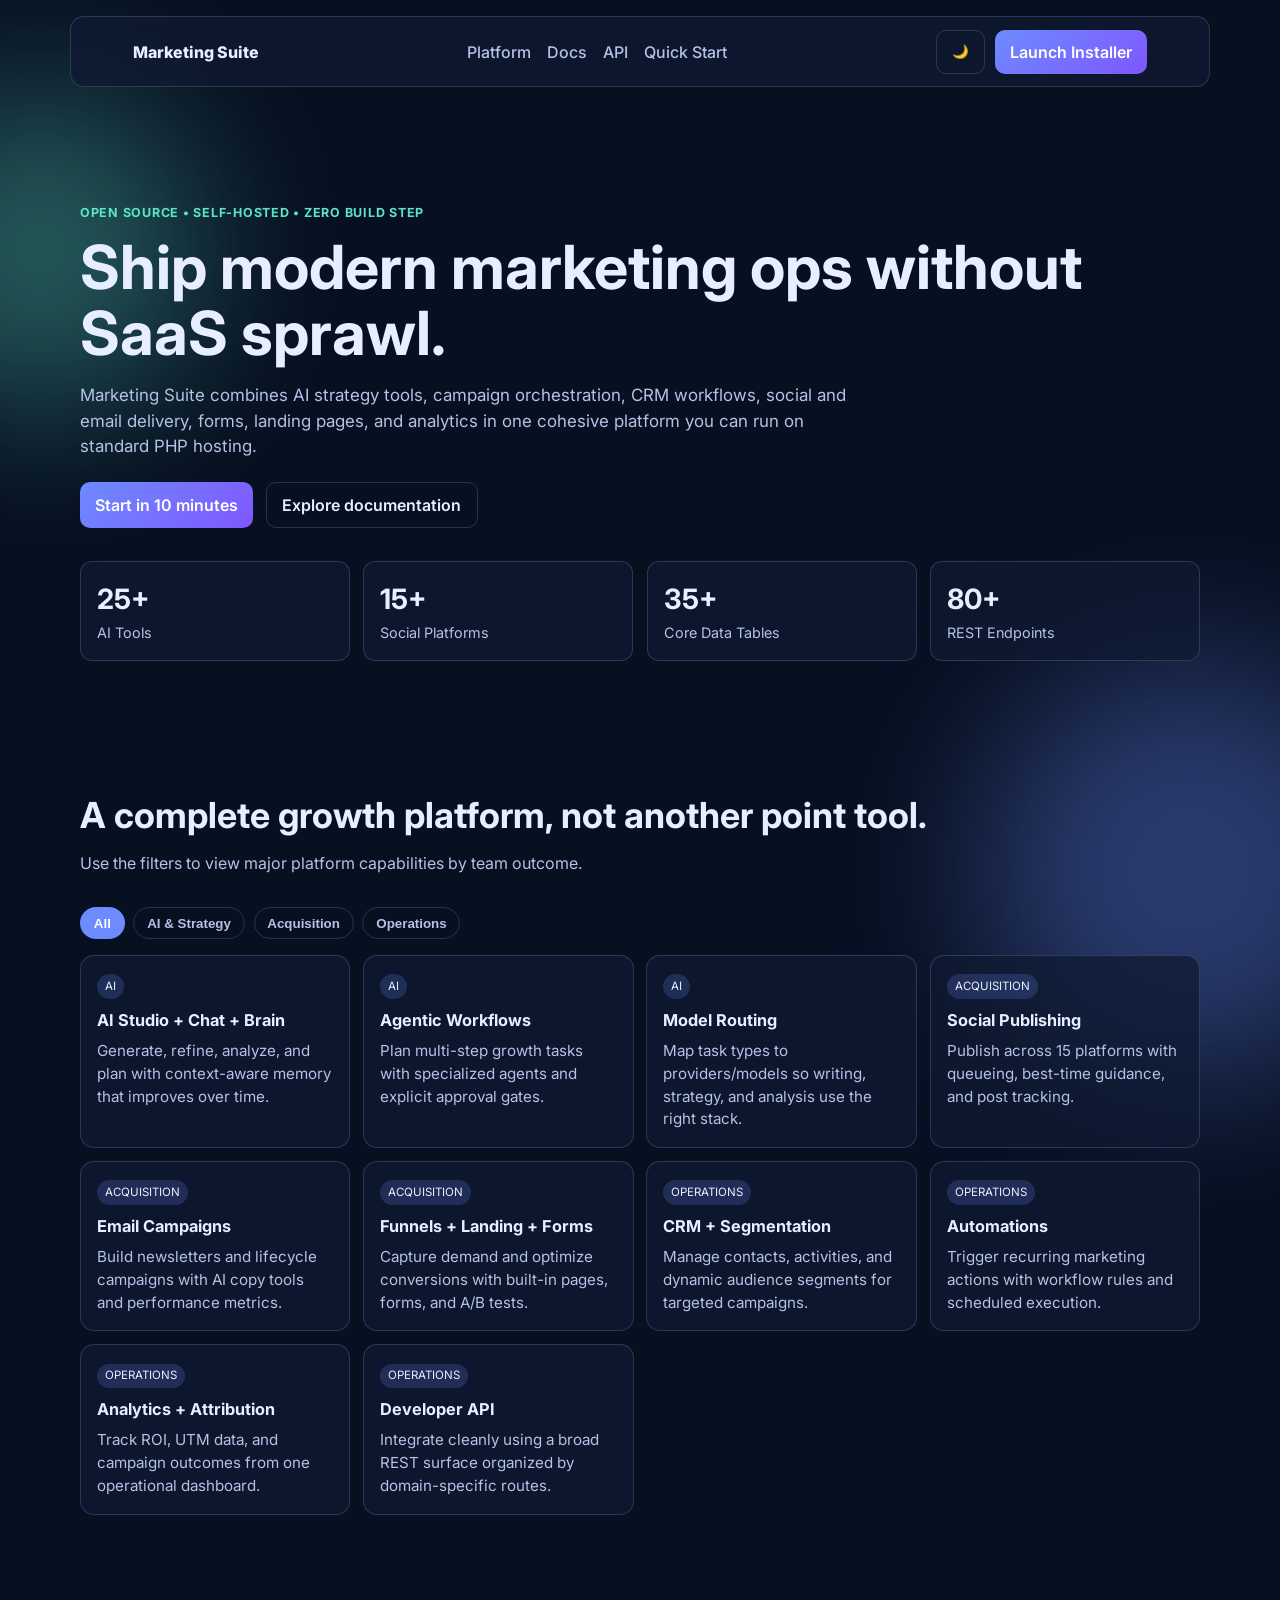
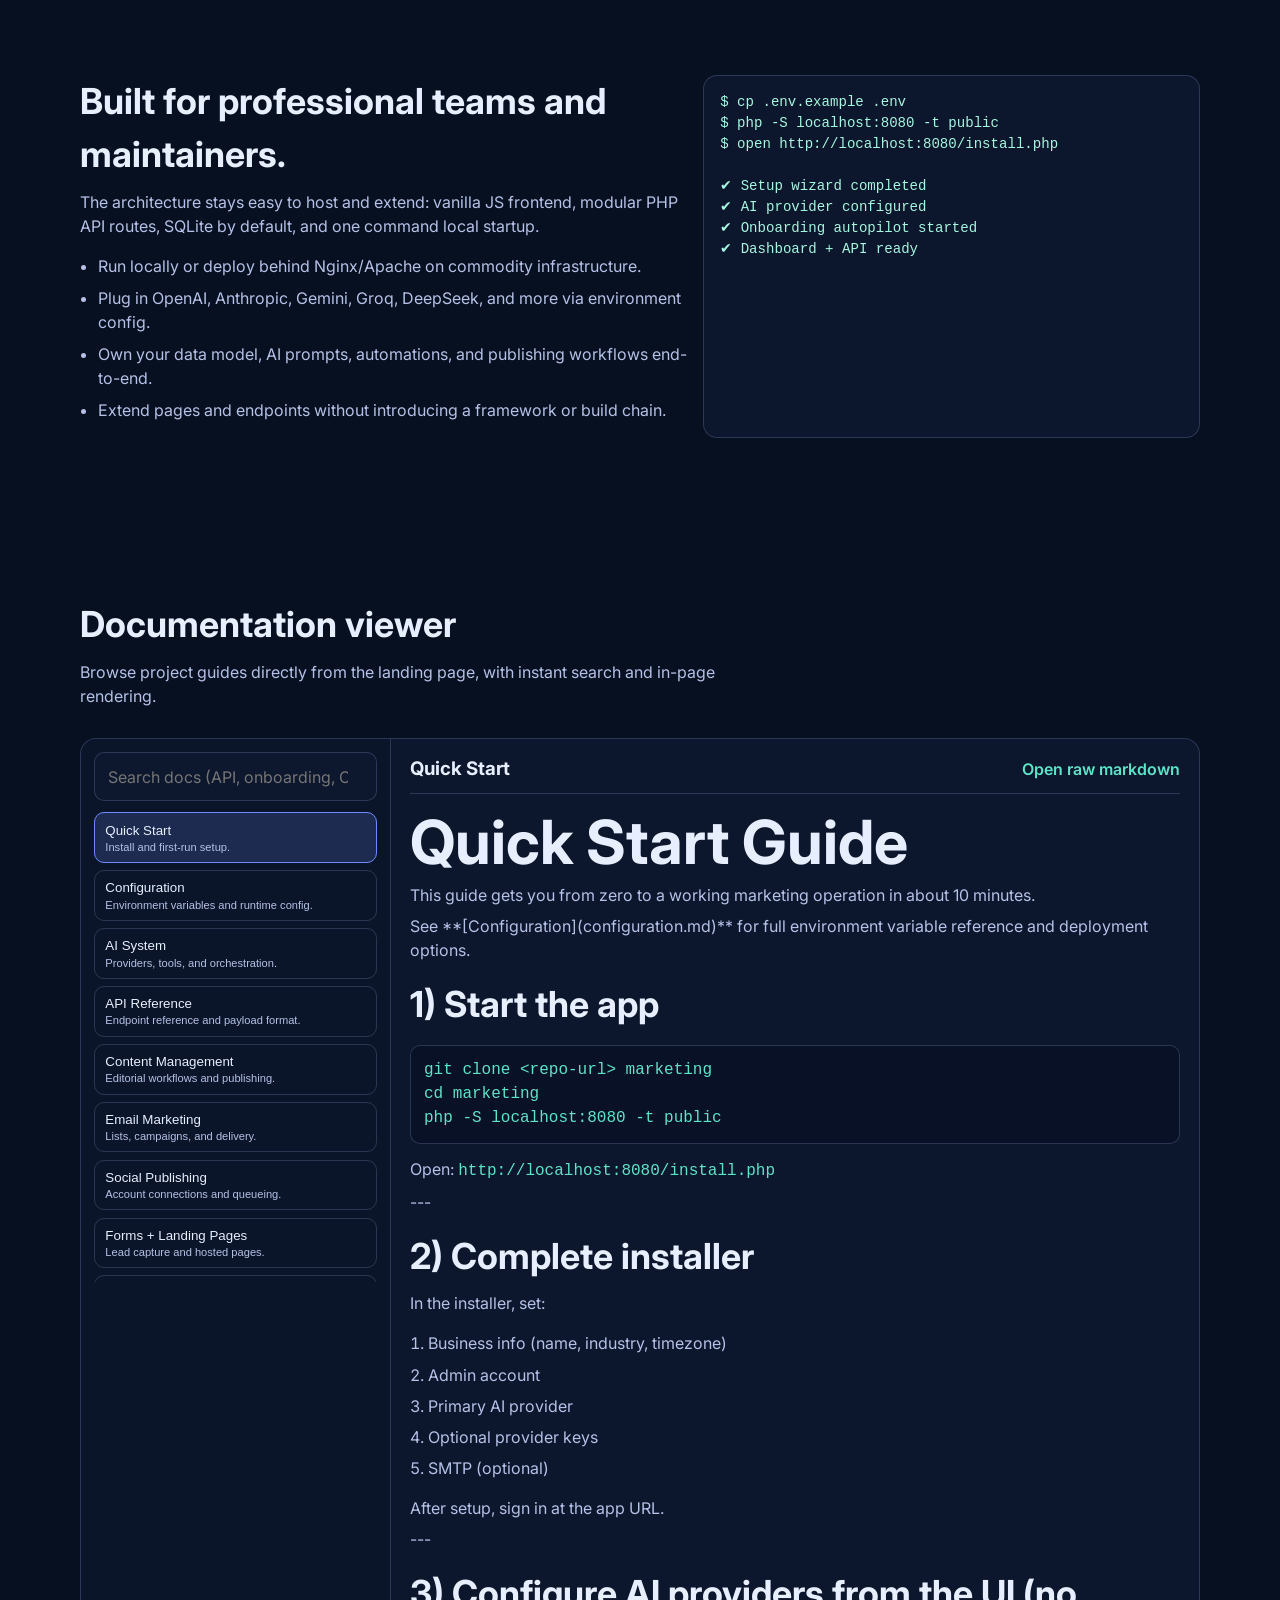
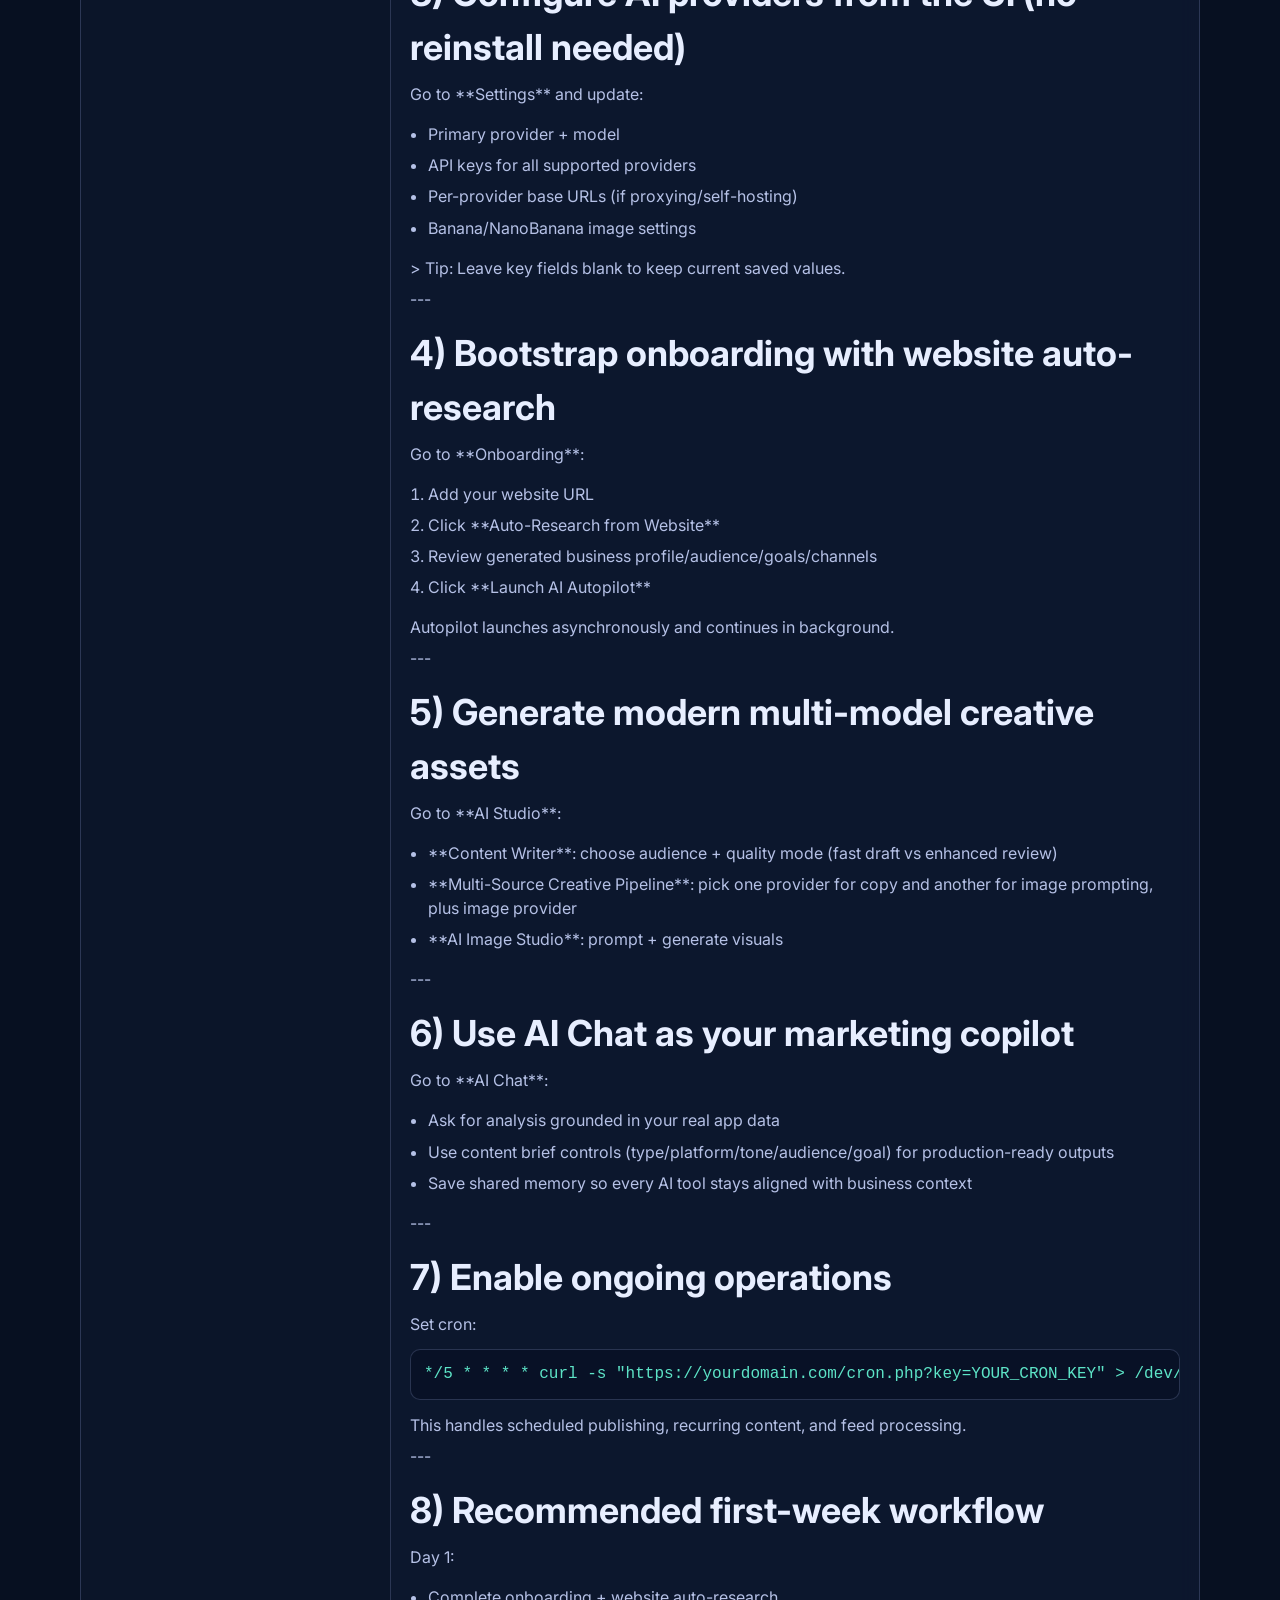
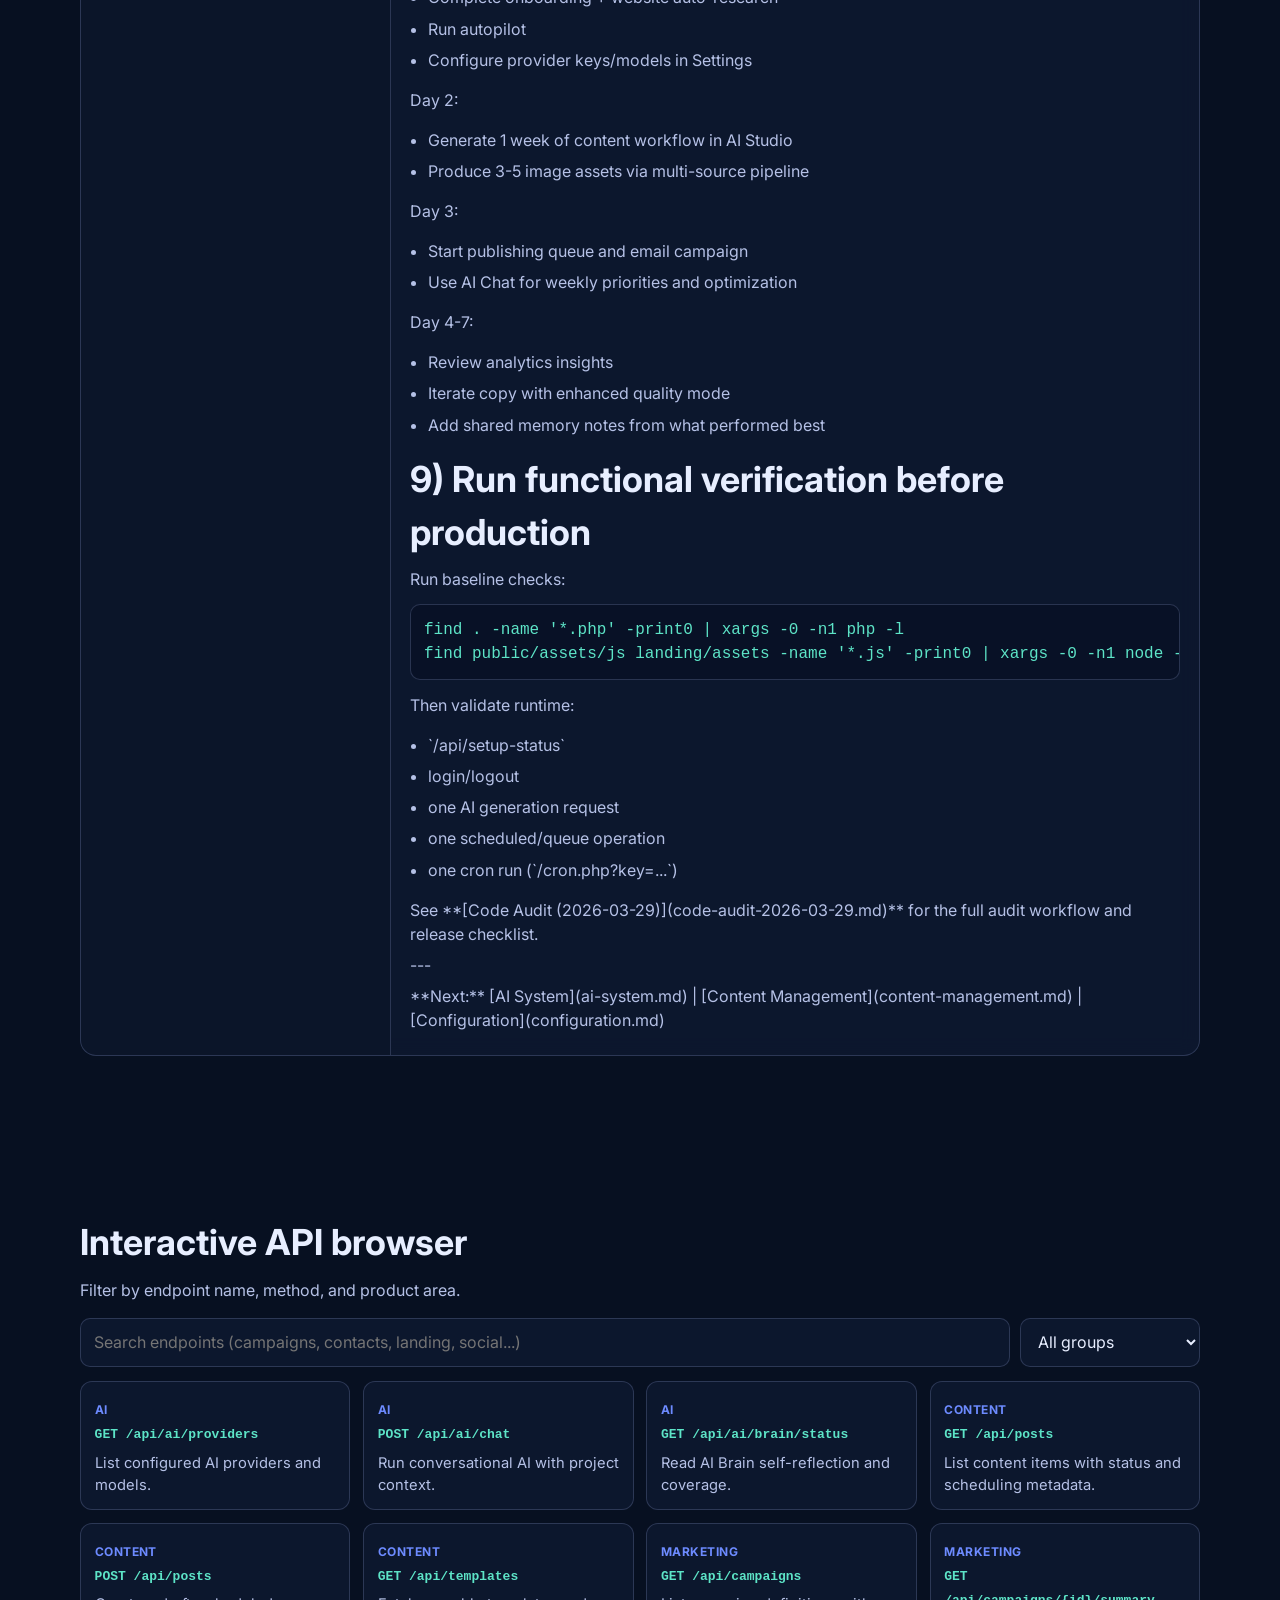
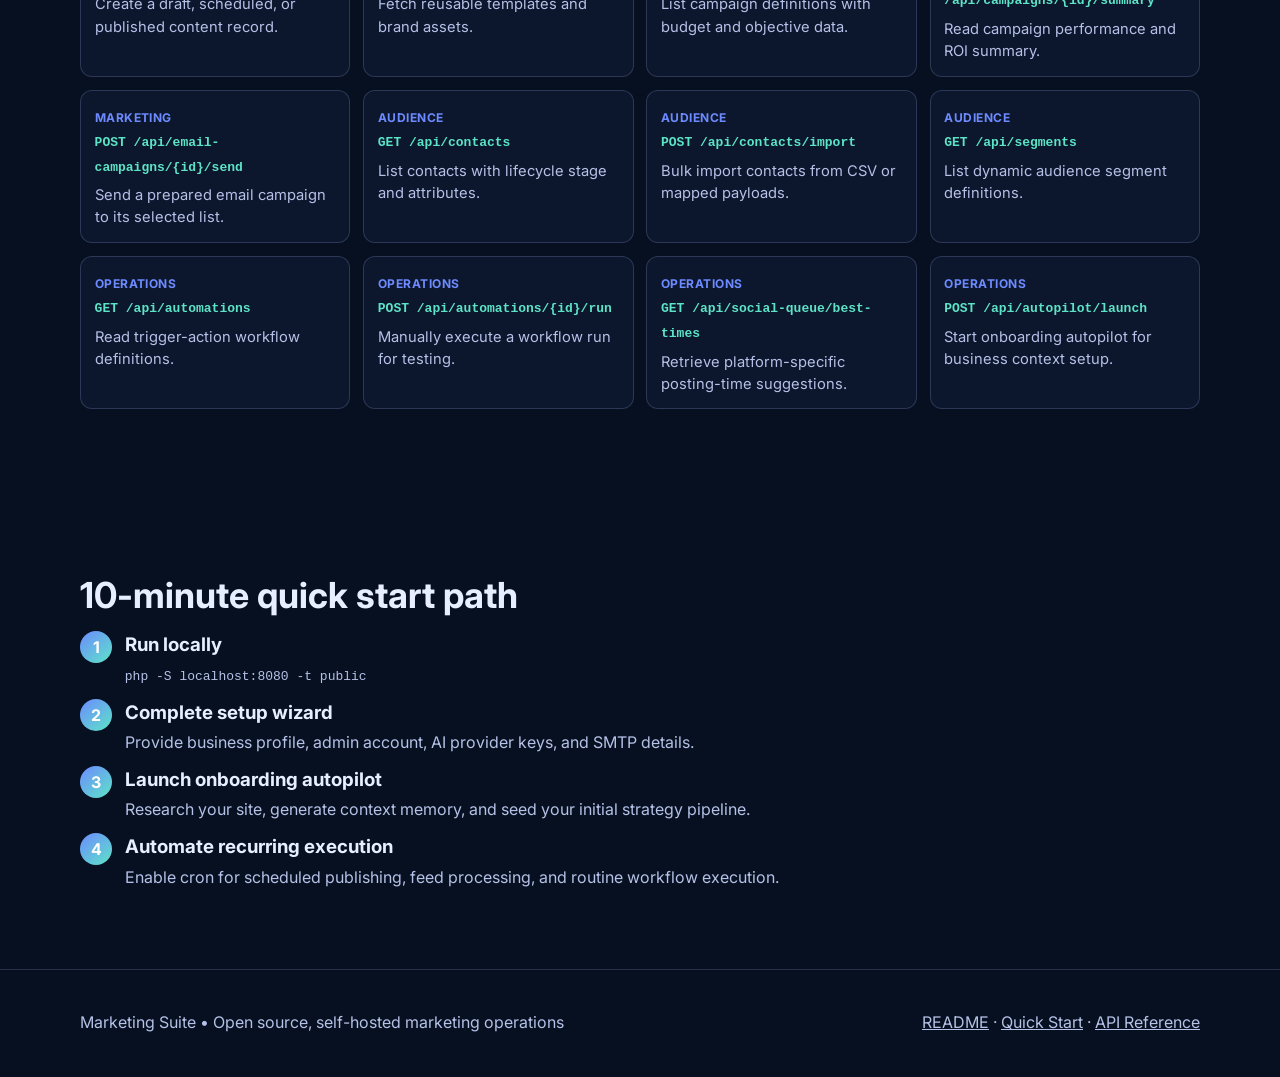
<file: landing/index.html>
<!doctype html>
<html lang="en">
<head>
  <meta charset="UTF-8" />
  <meta name="viewport" content="width=device-width, initial-scale=1.0" />
  <meta name="description" content="Marketing Suite is an all-in-one self-hosted marketing operations platform with AI Studio, CRM, email, social publishing, automations, funnels, analytics, and a full REST API." />
  <title>Marketing Suite — Open Source AI Marketing Platform</title>
  <link rel="preconnect" href="https://fonts.googleapis.com">
  <link rel="preconnect" href="https://fonts.gstatic.com" crossorigin>
  <link href="https://fonts.googleapis.com/css2?family=Inter:wght@400;500;600;700;800&display=swap" rel="stylesheet">
  <link rel="stylesheet" href="assets/styles.css" />
</head>
<body>
  <div class="bg-orb orb-1"></div>
  <div class="bg-orb orb-2"></div>

  <header class="site-header glass">
    <div class="container nav-wrap">
      <a class="brand" href="#">Marketing Suite</a>
      <nav class="nav" id="nav">
        <a href="#platform">Platform</a>
        <a href="#docs">Docs</a>
        <a href="#api">API</a>
        <a href="#quickstart">Quick Start</a>
      </nav>
      <div class="nav-actions">
        <button id="themeToggle" class="btn btn-ghost" aria-label="Toggle theme">🌙</button>
        <a class="btn btn-primary" href="../public/install.php">Launch Installer</a>
      </div>
    </div>
  </header>

  <main>
    <section class="hero container reveal">
      <p class="kicker">Open source • self-hosted • zero build step</p>
      <h1>Ship modern marketing ops without SaaS sprawl.</h1>
      <p class="hero-copy">Marketing Suite combines AI strategy tools, campaign orchestration, CRM workflows, social and email delivery, forms, landing pages, and analytics in one cohesive platform you can run on standard PHP hosting.</p>
      <div class="hero-cta">
        <a class="btn btn-primary" href="#quickstart">Start in 10 minutes</a>
        <a class="btn btn-ghost" href="#docs">Explore documentation</a>
      </div>
      <div class="hero-metrics">
        <article><strong data-counter="25">0</strong><span>AI Tools</span></article>
        <article><strong data-counter="15">0</strong><span>Social Platforms</span></article>
        <article><strong data-counter="35">0</strong><span>Core Data Tables</span></article>
        <article><strong data-counter="80">0</strong><span>REST Endpoints</span></article>
      </div>
    </section>

    <section id="platform" class="section container reveal">
      <div class="section-head">
        <div>
          <h2>A complete growth platform, not another point tool.</h2>
          <p class="section-copy">Use the filters to view major platform capabilities by team outcome.</p>
        </div>
        <div class="chip-row" id="featureFilters">
          <button class="chip active" data-filter="all">All</button>
          <button class="chip" data-filter="ai">AI & Strategy</button>
          <button class="chip" data-filter="acquisition">Acquisition</button>
          <button class="chip" data-filter="operations">Operations</button>
        </div>
      </div>
      <div class="grid cards" id="featureGrid"></div>
    </section>

    <section class="section container reveal split">
      <div>
        <h2>Built for professional teams and maintainers.</h2>
        <p class="section-copy">The architecture stays easy to host and extend: vanilla JS frontend, modular PHP API routes, SQLite by default, and one command local startup.</p>
        <ul class="checklist">
          <li>Run locally or deploy behind Nginx/Apache on commodity infrastructure.</li>
          <li>Plug in OpenAI, Anthropic, Gemini, Groq, DeepSeek, and more via environment config.</li>
          <li>Own your data model, AI prompts, automations, and publishing workflows end-to-end.</li>
          <li>Extend pages and endpoints without introducing a framework or build chain.</li>
        </ul>
      </div>
      <div class="terminal glass">
<pre><code>$ cp .env.example .env
$ php -S localhost:8080 -t public
$ open http://localhost:8080/install.php

✔ Setup wizard completed
✔ AI provider configured
✔ Onboarding autopilot started
✔ Dashboard + API ready
</code></pre>
      </div>
    </section>

    <section id="docs" class="section container reveal">
      <div class="section-head">
        <div>
          <h2>Documentation viewer</h2>
          <p class="section-copy">Browse project guides directly from the landing page, with instant search and in-page rendering.</p>
        </div>
      </div>
      <div class="docs-layout glass">
        <aside class="docs-sidebar">
          <input id="docsSearch" type="search" placeholder="Search docs (API, onboarding, CRM...)" />
          <nav id="docsList" class="docs-list"></nav>
        </aside>
        <article class="docs-viewer">
          <header class="docs-viewer-head">
            <h3 id="docTitle">Select a document</h3>
            <a id="docOpenLink" href="#" target="_blank" rel="noopener">Open raw markdown</a>
          </header>
          <div id="docContent" class="doc-content">
            <p class="doc-placeholder">Choose a guide on the left to preview documentation.</p>
          </div>
        </article>
      </div>
    </section>

    <section id="api" class="section container reveal">
      <div class="section-head">
        <div>
          <h2>Interactive API browser</h2>
          <p class="section-copy">Filter by endpoint name, method, and product area.</p>
        </div>
      </div>
      <div class="api-toolbar">
        <input id="apiSearch" type="search" placeholder="Search endpoints (campaigns, contacts, landing, social...)" />
        <select id="apiGroup">
          <option value="all">All groups</option>
          <option value="ai">AI</option>
          <option value="content">Content</option>
          <option value="marketing">Marketing</option>
          <option value="audience">Audience</option>
          <option value="operations">Operations</option>
        </select>
      </div>
      <div id="apiResults" class="api-results"></div>
    </section>

    <section id="quickstart" class="section container reveal">
      <h2>10-minute quick start path</h2>
      <ol class="timeline">
        <li><span>1</span><div><h3>Run locally</h3><p><code>php -S localhost:8080 -t public</code></p></div></li>
        <li><span>2</span><div><h3>Complete setup wizard</h3><p>Provide business profile, admin account, AI provider keys, and SMTP details.</p></div></li>
        <li><span>3</span><div><h3>Launch onboarding autopilot</h3><p>Research your site, generate context memory, and seed your initial strategy pipeline.</p></div></li>
        <li><span>4</span><div><h3>Automate recurring execution</h3><p>Enable cron for scheduled publishing, feed processing, and routine workflow execution.</p></div></li>
      </ol>
    </section>
  </main>

  <footer class="site-footer">
    <div class="container footer-wrap">
      <p>Marketing Suite • Open source, self-hosted marketing operations</p>
      <p><a href="../README.md">README</a> · <a href="../docs/quick-start.md">Quick Start</a> · <a href="../docs/api-reference.md">API Reference</a></p>
    </div>
  </footer>

  <script src="assets/app.js"></script>
</body>
</html>
</file>
<file: landing/assets/styles.css>
:root {
  --bg: #071021;
  --bg-soft: #0f1a32;
  --text: #e7eeff;
  --muted: #b5c1e6;
  --card: rgba(15, 26, 50, 0.75);
  --line: rgba(156, 175, 226, 0.22);
  --accent: #6d8bff;
  --accent-2: #5de4c7;
  --danger: #f97393;
}

:root.light {
  --bg: #f7f9ff;
  --bg-soft: #ffffff;
  --text: #0f1a32;
  --muted: #526289;
  --card: rgba(255, 255, 255, 0.92);
  --line: rgba(15, 26, 50, 0.12);
  --accent: #3f63ff;
  --accent-2: #08b298;
  --danger: #d91962;
}

* { box-sizing: border-box; }
html, body { margin: 0; padding: 0; }
body {
  font-family: Inter, system-ui, -apple-system, Segoe UI, Roboto, sans-serif;
  background: radial-gradient(1200px 600px at 10% -10%, #253f80 0%, transparent 55%),
              radial-gradient(1000px 500px at 90% -5%, #13477f 0%, transparent 50%),
              var(--bg);
  color: var(--text);
  line-height: 1.5;
}

.container { width: min(1120px, 92%); margin: 0 auto; }
.section { padding: 5rem 0; }
.section-copy { color: var(--muted); max-width: 70ch; margin-top: .25rem; }

.bg-orb {
  position: fixed;
  border-radius: 50%;
  filter: blur(80px);
  opacity: 0.35;
  z-index: -1;
}
.orb-1 { width: 320px; height: 320px; background: #5de4c7; top: 10%; left: -120px; }
.orb-2 { width: 420px; height: 420px; background: #6d8bff; bottom: -180px; right: -120px; }

.glass {
  backdrop-filter: blur(10px);
  background: var(--card);
  border: 1px solid var(--line);
}

.site-header {
  position: sticky;
  top: 0;
  z-index: 50;
  margin: 1rem auto;
  width: min(1140px, 94%);
  border-radius: 14px;
}
.nav-wrap {
  display: flex;
  align-items: center;
  justify-content: space-between;
  padding: .8rem 1rem;
  gap: 1rem;
}
.brand { color: var(--text); font-weight: 800; text-decoration: none; }
.nav { display: flex; gap: 1rem; flex-wrap: wrap; }
.nav a { color: var(--muted); text-decoration: none; font-weight: 500; }
.nav a:hover { color: var(--text); }
.nav-actions { display: flex; gap: .6rem; }

.btn {
  padding: .62rem .95rem;
  border-radius: 10px;
  border: 1px solid var(--line);
  text-decoration: none;
  color: var(--text);
  font-weight: 600;
  display: inline-flex;
  align-items: center;
  gap: .4rem;
}
.btn-primary { background: linear-gradient(140deg, var(--accent), #7f57ff); border: none; color: #fff; }
.btn-ghost { background: transparent; cursor: pointer; }

.hero { padding: 5.5rem 0 3rem; }
.kicker {
  color: var(--accent-2);
  font-weight: 700;
  letter-spacing: .06em;
  text-transform: uppercase;
  font-size: .78rem;
}
h1 { font-size: clamp(2rem, 5vw, 3.8rem); line-height: 1.08; margin: .35rem 0 1rem; }
.hero-copy { max-width: 72ch; color: var(--muted); font-size: 1.06rem; }
.hero-cta { display: flex; gap: .8rem; margin: 1.4rem 0 2.1rem; }
.hero-metrics {
  display: grid;
  grid-template-columns: repeat(4, minmax(0, 1fr));
  gap: .85rem;
}
.hero-metrics article { padding: 1rem; border: 1px solid var(--line); border-radius: 12px; background: var(--card); }
.hero-metrics strong { font-size: 1.75rem; display: block; }
.hero-metrics span { color: var(--muted); font-size: .9rem; }

.section-head { display: flex; justify-content: space-between; align-items: end; gap: 1rem; flex-wrap: wrap; }
h2 { font-size: clamp(1.5rem, 2.8vw, 2.35rem); margin: 0 0 .5rem; }
.chip-row { display: flex; gap: .55rem; flex-wrap: wrap; }
.chip {
  background: transparent;
  color: var(--muted);
  border: 1px solid var(--line);
  border-radius: 999px;
  padding: .46rem .8rem;
  cursor: pointer;
  font-weight: 600;
}
.chip.active { background: var(--accent); color: #fff; border-color: transparent; }

.grid.cards {
  margin-top: 1rem;
  display: grid;
  grid-template-columns: repeat(auto-fit, minmax(225px, 1fr));
  gap: .8rem;
}
.card { border: 1px solid var(--line); border-radius: 14px; padding: 1rem; background: var(--card); }
.card h3 { margin: .1rem 0 .45rem; font-size: 1.02rem; }
.card p { margin: 0; color: var(--muted); font-size: .95rem; }
.tag { display: inline-block; font-size: .72rem; padding: .22rem .5rem; border-radius: 999px; margin-bottom: .5rem; background: rgba(109, 139, 255, .2); }

.split { display: grid; grid-template-columns: 1.1fr .9fr; gap: 1rem; align-items: stretch; }
.checklist { padding-left: 1.1rem; color: var(--muted); }
.checklist li { margin: .5rem 0; }
.terminal { border-radius: 14px; padding: 1rem; overflow: auto; }
.terminal pre { margin: 0; }
.terminal code { color: #a5f7df; font-size: .88rem; }

.docs-layout {
  margin-top: .9rem;
  border-radius: 16px;
  overflow: hidden;
  display: grid;
  grid-template-columns: 310px 1fr;
  min-height: 560px;
}
.docs-sidebar {
  border-right: 1px solid var(--line);
  padding: .8rem;
  background: rgba(0, 0, 0, .08);
}
.docs-sidebar input,
.api-toolbar input,
.api-toolbar select {
  width: 100%;
  border-radius: 10px;
  border: 1px solid var(--line);
  background: var(--card);
  color: var(--text);
  padding: .72rem .8rem;
  font: inherit;
}
.docs-list {
  margin-top: .7rem;
  display: grid;
  gap: .45rem;
  max-height: 470px;
  overflow: auto;
}
.doc-link {
  border: 1px solid var(--line);
  background: transparent;
  color: var(--text);
  text-align: left;
  border-radius: 10px;
  padding: .58rem .66rem;
  cursor: pointer;
}
.doc-link small { color: var(--muted); display: block; margin-top: .2rem; }
.doc-link.active { border-color: var(--accent); background: rgba(109, 139, 255, .18); }

.docs-viewer { padding: 1rem 1.2rem; overflow: auto; }
.docs-viewer-head {
  display: flex;
  justify-content: space-between;
  align-items: center;
  gap: .8rem;
  border-bottom: 1px solid var(--line);
  padding-bottom: .6rem;
  margin-bottom: .8rem;
}
.docs-viewer-head h3 { margin: 0; }
.docs-viewer-head a { color: var(--accent-2); text-decoration: none; font-weight: 600; }
.doc-content { color: var(--muted); }
.doc-content h1,
.doc-content h2,
.doc-content h3,
.doc-content h4 { color: var(--text); margin: 1rem 0 .45rem; }
.doc-content p,
.doc-content li { margin: .45rem 0; }
.doc-content ul,
.doc-content ol { padding-left: 1.1rem; }
.doc-content pre {
  overflow: auto;
  background: rgba(8, 16, 36, .65);
  border: 1px solid var(--line);
  border-radius: 10px;
  padding: .8rem;
}
.doc-content code {
  color: var(--accent-2);
  font-family: ui-monospace, SFMono-Regular, Menlo, Monaco, Consolas, monospace;
}
.doc-placeholder { color: var(--muted); }

.api-toolbar {
  display: grid;
  grid-template-columns: 1fr 180px;
  gap: .6rem;
}
.api-results {
  margin-top: .9rem;
  display: grid;
  grid-template-columns: repeat(auto-fit, minmax(260px, 1fr));
  gap: .8rem;
}
.endpoint { border: 1px solid var(--line); border-radius: 12px; padding: .85rem; background: var(--card); }
.endpoint code { color: var(--accent-2); font-weight: 700; }
.endpoint p { color: var(--muted); margin: .45rem 0 0; font-size: .92rem; }
.endpoint .group { color: var(--accent); font-size: .75rem; font-weight: 700; text-transform: uppercase; letter-spacing: .04em; }
.empty { color: var(--danger); }

.timeline { list-style: none; padding: 0; margin: .5rem 0 0; display: grid; gap: .75rem; }
.timeline li { display: grid; grid-template-columns: 32px 1fr; gap: .8rem; align-items: start; }
.timeline span {
  width: 32px;
  height: 32px;
  border-radius: 50%;
  display: grid;
  place-items: center;
  background: linear-gradient(140deg, var(--accent), var(--accent-2));
  color: #fff;
  font-weight: 700;
}
.timeline h3 { margin: 0 0 .2rem; }
.timeline p { margin: 0; color: var(--muted); }

.site-footer { border-top: 1px solid var(--line); padding: 1.5rem 0 2rem; }
.footer-wrap { display: flex; justify-content: space-between; gap: 1rem; flex-wrap: wrap; color: var(--muted); }
.footer-wrap a { color: inherit; }

.reveal { opacity: 0; transform: translateY(14px); transition: .55s ease; }
.reveal.show { opacity: 1; transform: translateY(0); }

@media (max-width: 980px) {
  .docs-layout { grid-template-columns: 1fr; }
  .docs-sidebar { border-right: 0; border-bottom: 1px solid var(--line); }
}

@media (max-width: 860px) {
  .split { grid-template-columns: 1fr; }
  .hero-metrics { grid-template-columns: repeat(2, minmax(0, 1fr)); }
  .api-toolbar { grid-template-columns: 1fr; }
}

@media (max-width: 620px) {
  .nav { display: none; }
  .hero-cta { flex-direction: column; align-items: flex-start; }
}
</file>
